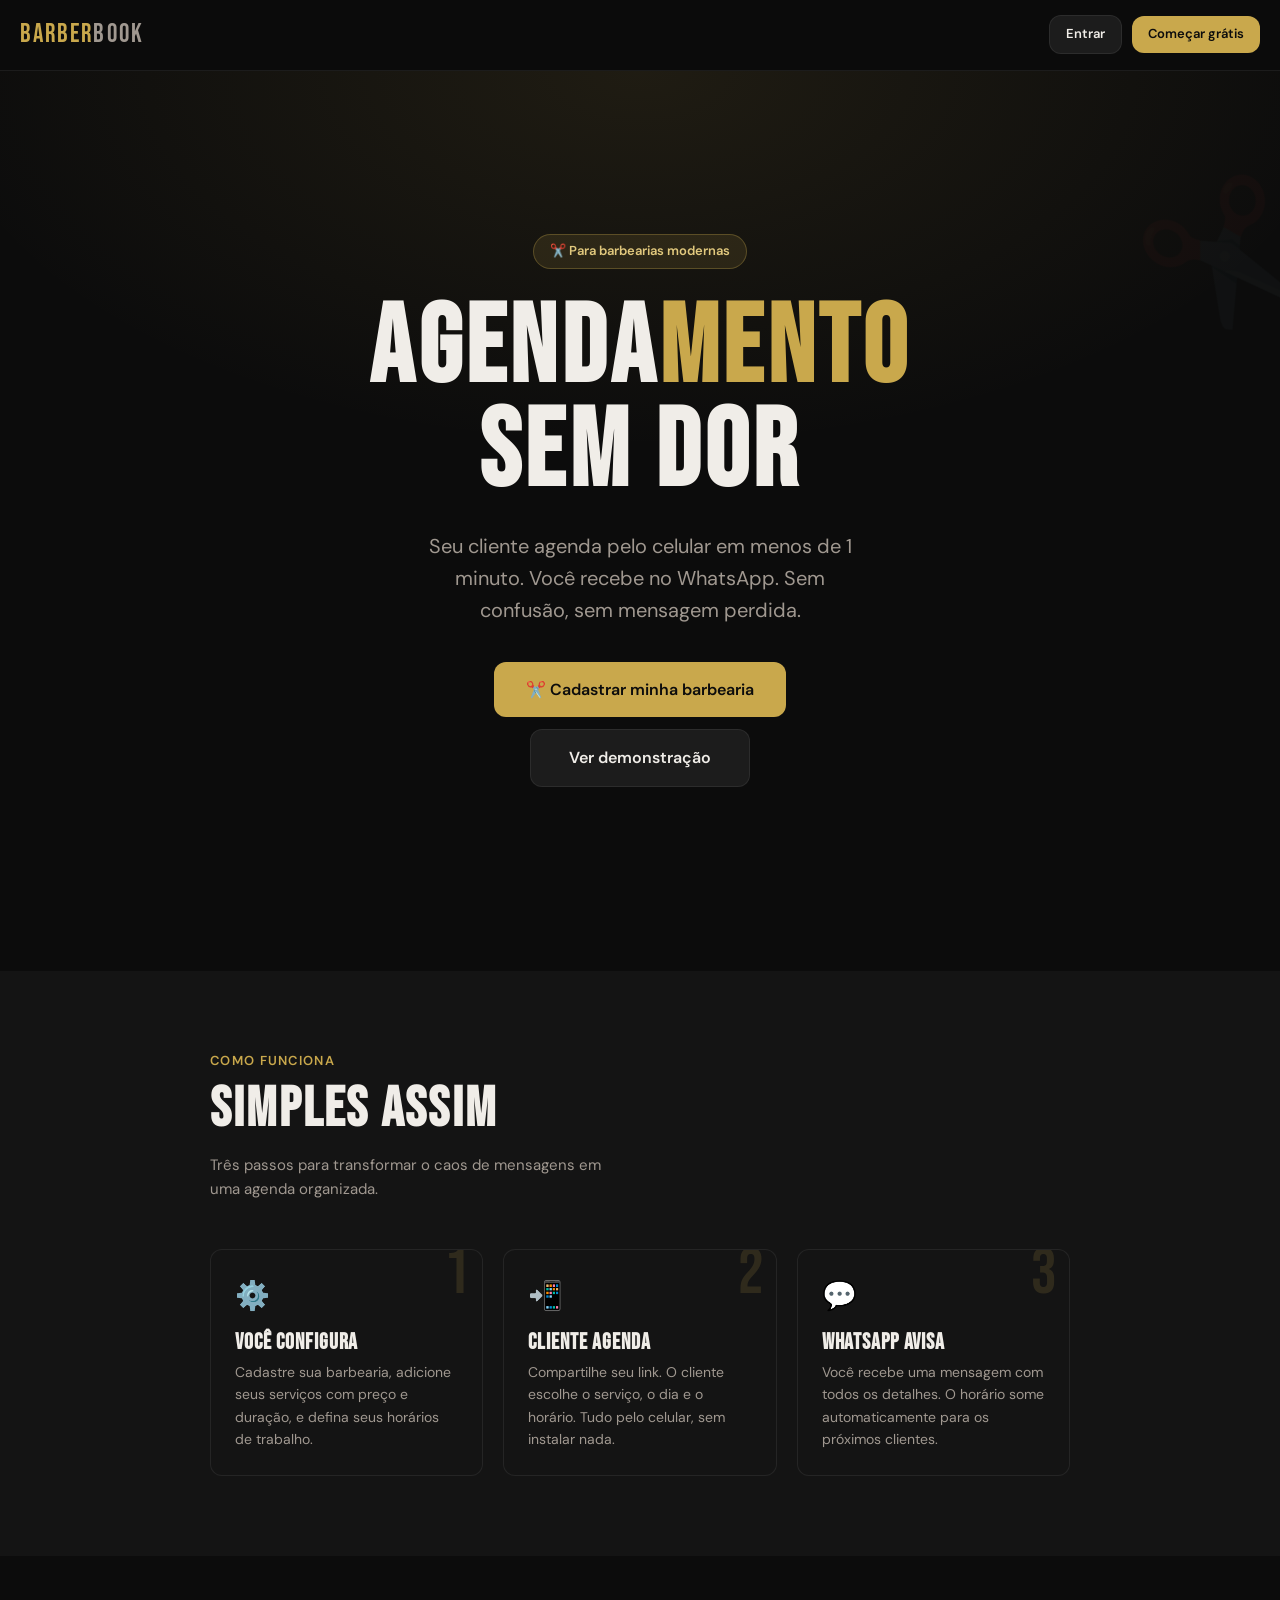
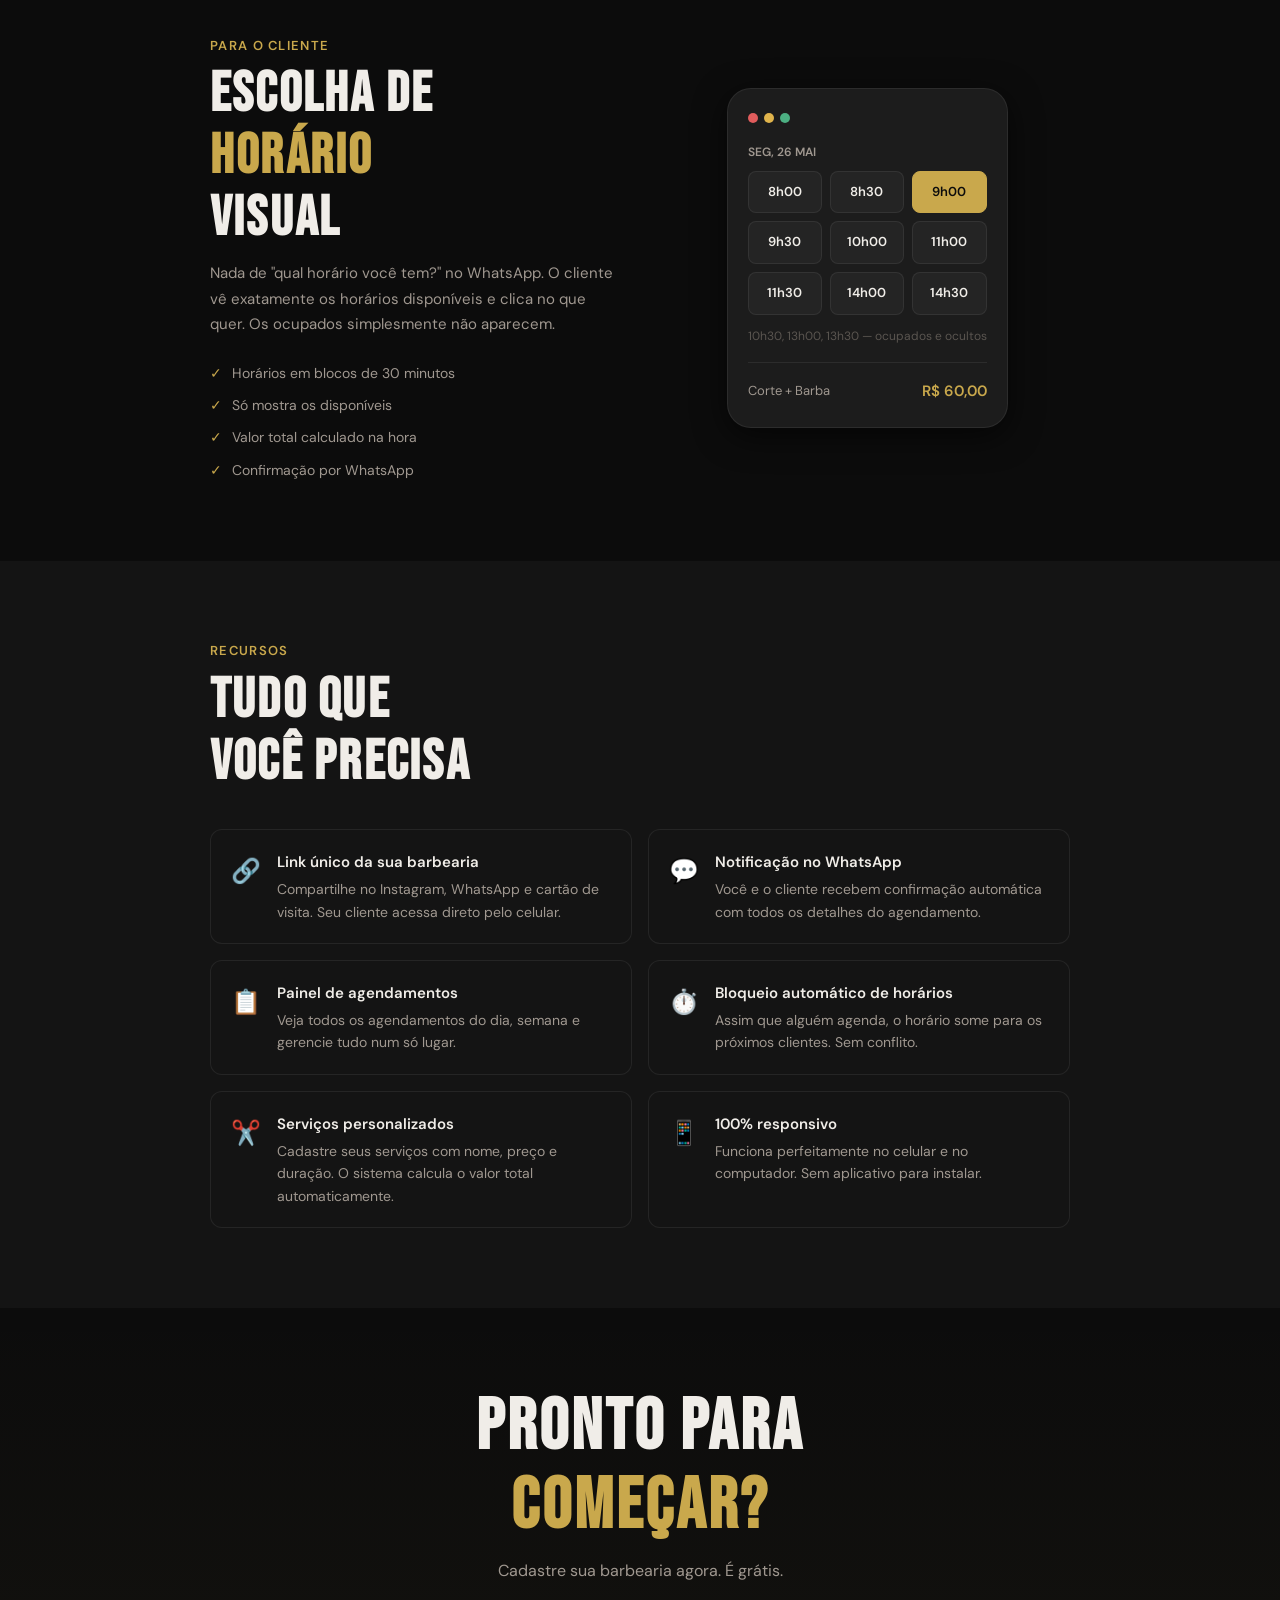
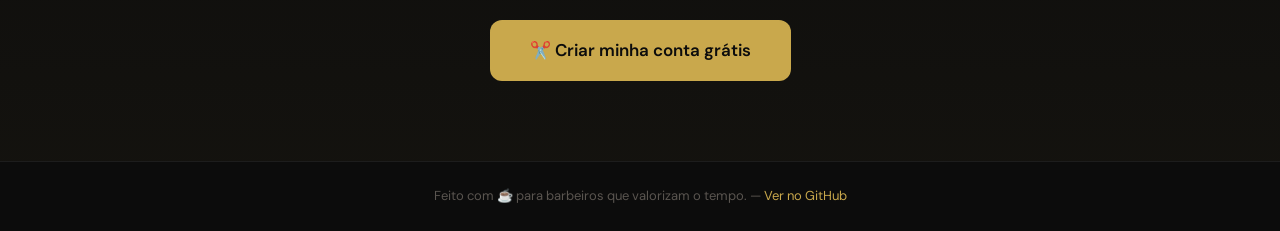
<file: index.html>
<!DOCTYPE html>
<html lang="pt-BR">
<head>
  <meta charset="UTF-8"/>
  <meta name="viewport" content="width=device-width, initial-scale=1.0"/>
  <title>BarberBook — Agendamento Online para Barbearias</title>
  <meta name="description" content="Sistema de agendamento online para barbearias. Simples, rápido e gratuito para começar."/>
  <link rel="icon" href="data:image/svg+xml,<svg xmlns='http://www.w3.org/2000/svg' viewBox='0 0 100 100'><text y='.9em' font-size='90'>✂️</text></svg>"/>
  <link rel="stylesheet" href="css/style.css"/>
  <style>
    /* HERO */
    .hero {
      min-height: 100vh;
      display: flex; flex-direction: column; align-items: center; justify-content: center;
      text-align: center; padding: 60px 24px 80px;
      position: relative; overflow: hidden;
    }
    .hero::before {
      content: ''; position: absolute; inset: 0;
      background: radial-gradient(ellipse 80% 60% at 50% 0%, rgba(201,168,76,0.10) 0%, transparent 70%);
      pointer-events: none;
    }
    .hero__tag {
      display: inline-flex; align-items: center; gap: 8px;
      background: var(--gold-dim); border: 1px solid rgba(201,168,76,0.3);
      color: var(--gold-lt); padding: 6px 16px; border-radius: 999px;
      font-size: 13px; font-weight: 600; margin-bottom: 28px;
      animation: fadeDown 0.6s ease both;
    }
    .hero__title {
      font-size: clamp(56px, 16vw, 110px);
      line-height: 0.95; color: var(--text); margin-bottom: 8px;
      animation: fadeDown 0.6s 0.1s ease both;
    }
    .hero__title span { color: var(--gold); }
    .hero__subtitle {
      font-size: clamp(15px, 4vw, 20px); color: var(--text-2);
      max-width: 460px; margin: 16px auto 36px;
      font-weight: 400; line-height: 1.6;
      animation: fadeDown 0.6s 0.2s ease both;
    }
    .hero__cta {
      display: flex; flex-direction: column; gap: 12px; align-items: center;
      animation: fadeDown 0.6s 0.3s ease both;
    }
    .hero__cta .btn { min-width: 220px; padding: 15px 32px; font-size: 16px; }

    /* SCISSORS DECORATION */
    .scissors-deco {
      position: absolute; font-size: 120px; opacity: 0.03;
      top: 10%; right: -20px; transform: rotate(-30deg);
      pointer-events: none;
    }

    /* HOW IT WORKS */
    .section { padding: 80px 24px; }
    .section__label { font-size: 13px; font-weight: 600; color: var(--gold); letter-spacing: 0.1em; text-transform: uppercase; margin-bottom: 8px; }
    .section__title { font-size: clamp(36px, 8vw, 56px); margin-bottom: 12px; }
    .section__sub { color: var(--text-2); max-width: 420px; margin-bottom: 48px; }

    .steps-grid { display: grid; gap: 20px; }
    @media(min-width:640px) { .steps-grid { grid-template-columns: repeat(3, 1fr); } }

    .step-card {
      background: var(--surface); border: 1px solid var(--border);
      border-radius: var(--radius); padding: 24px;
      position: relative; overflow: hidden;
      transition: border-color 0.2s, transform 0.2s;
    }
    .step-card:hover { border-color: var(--gold); transform: translateY(-3px); }
    .step-card__num {
      font-family: 'Bebas Neue', sans-serif; font-size: 64px; color: var(--gold);
      opacity: 0.15; position: absolute; top: -8px; right: 12px; line-height: 1;
    }
    .step-card__icon { font-size: 28px; margin-bottom: 12px; }
    .step-card__title { font-family: 'Bebas Neue', sans-serif; font-size: 22px; letter-spacing: 0.04em; margin-bottom: 6px; }
    .step-card__desc { font-size: 14px; color: var(--text-2); line-height: 1.6; }

    /* FEATURES */
    .features-grid { display: grid; gap: 16px; }
    @media(min-width:640px) { .features-grid { grid-template-columns: repeat(2, 1fr); } }

    .feature {
      background: var(--surface); border: 1px solid var(--border);
      border-radius: var(--radius); padding: 20px;
      display: flex; gap: 16px; align-items: flex-start;
    }
    .feature__icon { font-size: 24px; flex-shrink: 0; margin-top: 2px; }
    .feature__title { font-weight: 600; margin-bottom: 4px; }
    .feature__desc { font-size: 14px; color: var(--text-2); }

    /* DEMO PHONE */
    .phone-demo {
      background: var(--surface2); border: 1px solid var(--border);
      border-radius: 24px; padding: 24px 20px; max-width: 320px;
      margin: 0 auto; box-shadow: var(--shadow);
    }
    .phone-demo__bar { display: flex; gap: 6px; margin-bottom: 20px; }
    .phone-demo__dot { width: 10px; height: 10px; border-radius: 50%; }
    .slot-row { display: grid; grid-template-columns: repeat(3, 1fr); gap: 8px; margin-bottom: 12px; }
    .slot {
      background: var(--surface3); border: 1px solid var(--border);
      border-radius: var(--radius-sm); padding: 10px 4px;
      text-align: center; font-size: 13px; font-weight: 600; color: var(--text);
      cursor: pointer; transition: all 0.2s;
    }
    .slot.selected { background: var(--gold); color: #0c0c0c; border-color: var(--gold); }

    /* CTA BOTTOM */
    .cta-section {
      text-align: center; padding: 80px 24px;
      background: linear-gradient(to bottom, transparent, rgba(201,168,76,0.04));
    }
    .cta-section .btn { font-size: 17px; padding: 17px 40px; }

    /* FOOTER */
    footer {
      border-top: 1px solid var(--border);
      padding: 24px; text-align: center;
      color: var(--muted); font-size: 13px;
    }
    footer a { color: var(--gold); }

    @keyframes fadeDown { from { opacity: 0; transform: translateY(-14px); } to { opacity: 1; transform: translateY(0); } }
  </style>
</head>
<body>

<!-- NAVBAR -->
<nav class="navbar">
  <span class="navbar__logo">Barber<span>Book</span></span>
  <div style="display:flex;gap:10px;align-items:center;">
    <a href="pages/login.html" class="btn btn--ghost btn--sm">Entrar</a>
    <a href="pages/cadastro.html" class="btn btn--primary btn--sm">Começar grátis</a>
  </div>
</nav>

<!-- HERO -->
<section class="hero">
  <div class="scissors-deco">✂️</div>
  <div class="hero__tag">✂️ Para barbearias modernas</div>
  <h1 class="hero__title">AGENDA<span>MENTO</span><br>SEM DOR</h1>
  <p class="hero__subtitle">Seu cliente agenda pelo celular em menos de 1 minuto. Você recebe no WhatsApp. Sem confusão, sem mensagem perdida.</p>
  <div class="hero__cta">
    <a href="pages/cadastro.html" class="btn btn--primary">✂️ Cadastrar minha barbearia</a>
    <a href="pages/demo.html" class="btn btn--ghost">Ver demonstração</a>
  </div>
</section>

<!-- COMO FUNCIONA -->
<section class="section" style="background:var(--surface);">
  <div class="container--wide">
    <p class="section__label">Como funciona</p>
    <h2 class="section__title">SIMPLES ASSIM</h2>
    <p class="section__sub">Três passos para transformar o caos de mensagens em uma agenda organizada.</p>
    <div class="steps-grid">
      <div class="step-card">
        <span class="step-card__num">1</span>
        <div class="step-card__icon">⚙️</div>
        <h3 class="step-card__title">Você configura</h3>
        <p class="step-card__desc">Cadastre sua barbearia, adicione seus serviços com preço e duração, e defina seus horários de trabalho.</p>
      </div>
      <div class="step-card">
        <span class="step-card__num">2</span>
        <div class="step-card__icon">📲</div>
        <h3 class="step-card__title">Cliente agenda</h3>
        <p class="step-card__desc">Compartilhe seu link. O cliente escolhe o serviço, o dia e o horário. Tudo pelo celular, sem instalar nada.</p>
      </div>
      <div class="step-card">
        <span class="step-card__num">3</span>
        <div class="step-card__icon">💬</div>
        <h3 class="step-card__title">WhatsApp avisa</h3>
        <p class="step-card__desc">Você recebe uma mensagem com todos os detalhes. O horário some automaticamente para os próximos clientes.</p>
      </div>
    </div>
  </div>
</section>

<!-- DEMO VISUAL -->
<section class="section">
  <div class="container--wide" style="display:grid;gap:48px;align-items:center;" id="demo-grid">
    <div>
      <p class="section__label">Para o cliente</p>
      <h2 class="section__title">ESCOLHA DE<br><span style="color:var(--gold)">HORÁRIO</span><br>VISUAL</h2>
      <p style="color:var(--text-2);margin-bottom:24px;line-height:1.7;">Nada de "qual horário você tem?" no WhatsApp. O cliente vê exatamente os horários disponíveis e clica no que quer. Os ocupados simplesmente não aparecem.</p>
      <div style="display:flex;flex-direction:column;gap:10px;">
        <div style="display:flex;align-items:center;gap:10px;color:var(--text-2);font-size:14px;"><span style="color:var(--gold)">✓</span> Horários em blocos de 30 minutos</div>
        <div style="display:flex;align-items:center;gap:10px;color:var(--text-2);font-size:14px;"><span style="color:var(--gold)">✓</span> Só mostra os disponíveis</div>
        <div style="display:flex;align-items:center;gap:10px;color:var(--text-2);font-size:14px;"><span style="color:var(--gold)">✓</span> Valor total calculado na hora</div>
        <div style="display:flex;align-items:center;gap:10px;color:var(--text-2);font-size:14px;"><span style="color:var(--gold)">✓</span> Confirmação por WhatsApp</div>
      </div>
    </div>
    <div class="phone-demo">
      <div class="phone-demo__bar">
        <div class="phone-demo__dot" style="background:#e05c5c"></div>
        <div class="phone-demo__dot" style="background:#e0b44c"></div>
        <div class="phone-demo__dot" style="background:#4caf82"></div>
      </div>
      <div style="font-size:12px;color:var(--text-2);margin-bottom:8px;font-weight:600;">SEG, 26 MAI</div>
      <div class="slot-row">
        <div class="slot">8h00</div>
        <div class="slot">8h30</div>
        <div class="slot selected">9h00</div>
        <div class="slot">9h30</div>
        <div class="slot">10h00</div>
        <div class="slot">11h00</div>
        <div class="slot">11h30</div>
        <div class="slot">14h00</div>
        <div class="slot">14h30</div>
      </div>
      <div style="font-size:12px;color:var(--muted);text-align:center;">10h30, 13h00, 13h30 — ocupados e ocultos</div>
      <hr class="divider" style="margin:16px 0;">
      <div style="display:flex;justify-content:space-between;align-items:center;">
        <span style="font-size:13px;color:var(--text-2);">Corte + Barba</span>
        <span style="font-weight:600;color:var(--gold);">R$ 60,00</span>
      </div>
    </div>
  </div>
</section>

<!-- FEATURES -->
<section class="section" style="background:var(--surface);">
  <div class="container--wide">
    <p class="section__label">Recursos</p>
    <h2 class="section__title">TUDO QUE<br>VOCÊ PRECISA</h2>
    <div class="features-grid" style="margin-top:36px;">
      <div class="feature">
        <div class="feature__icon">🔗</div>
        <div>
          <div class="feature__title">Link único da sua barbearia</div>
          <div class="feature__desc">Compartilhe no Instagram, WhatsApp e cartão de visita. Seu cliente acessa direto pelo celular.</div>
        </div>
      </div>
      <div class="feature">
        <div class="feature__icon">💬</div>
        <div>
          <div class="feature__title">Notificação no WhatsApp</div>
          <div class="feature__desc">Você e o cliente recebem confirmação automática com todos os detalhes do agendamento.</div>
        </div>
      </div>
      <div class="feature">
        <div class="feature__icon">📋</div>
        <div>
          <div class="feature__title">Painel de agendamentos</div>
          <div class="feature__desc">Veja todos os agendamentos do dia, semana e gerencie tudo num só lugar.</div>
        </div>
      </div>
      <div class="feature">
        <div class="feature__icon">⏱️</div>
        <div>
          <div class="feature__title">Bloqueio automático de horários</div>
          <div class="feature__desc">Assim que alguém agenda, o horário some para os próximos clientes. Sem conflito.</div>
        </div>
      </div>
      <div class="feature">
        <div class="feature__icon">✂️</div>
        <div>
          <div class="feature__title">Serviços personalizados</div>
          <div class="feature__desc">Cadastre seus serviços com nome, preço e duração. O sistema calcula o valor total automaticamente.</div>
        </div>
      </div>
      <div class="feature">
        <div class="feature__icon">📱</div>
        <div>
          <div class="feature__title">100% responsivo</div>
          <div class="feature__desc">Funciona perfeitamente no celular e no computador. Sem aplicativo para instalar.</div>
        </div>
      </div>
    </div>
  </div>
</section>

<!-- CTA FINAL -->
<section class="cta-section">
  <div class="container">
    <h2 style="font-size:clamp(40px,10vw,72px);margin-bottom:12px;">PRONTO PARA<br><span style="color:var(--gold)">COMEÇAR?</span></h2>
    <p style="color:var(--text-2);margin-bottom:36px;font-size:16px;">Cadastre sua barbearia agora. É grátis.</p>
    <a href="pages/cadastro.html" class="btn btn--primary">✂️ Criar minha conta grátis</a>
  </div>
</section>

<footer>
  <p>Feito com ☕ para barbeiros que valorizam o tempo. &mdash; <a href="https://github.com" target="_blank">Ver no GitHub</a></p>
</footer>

<style>
  @media(min-width:640px) {
    #demo-grid { grid-template-columns: 1fr 1fr; }
  }
</style>

</body>
</html>
</file>
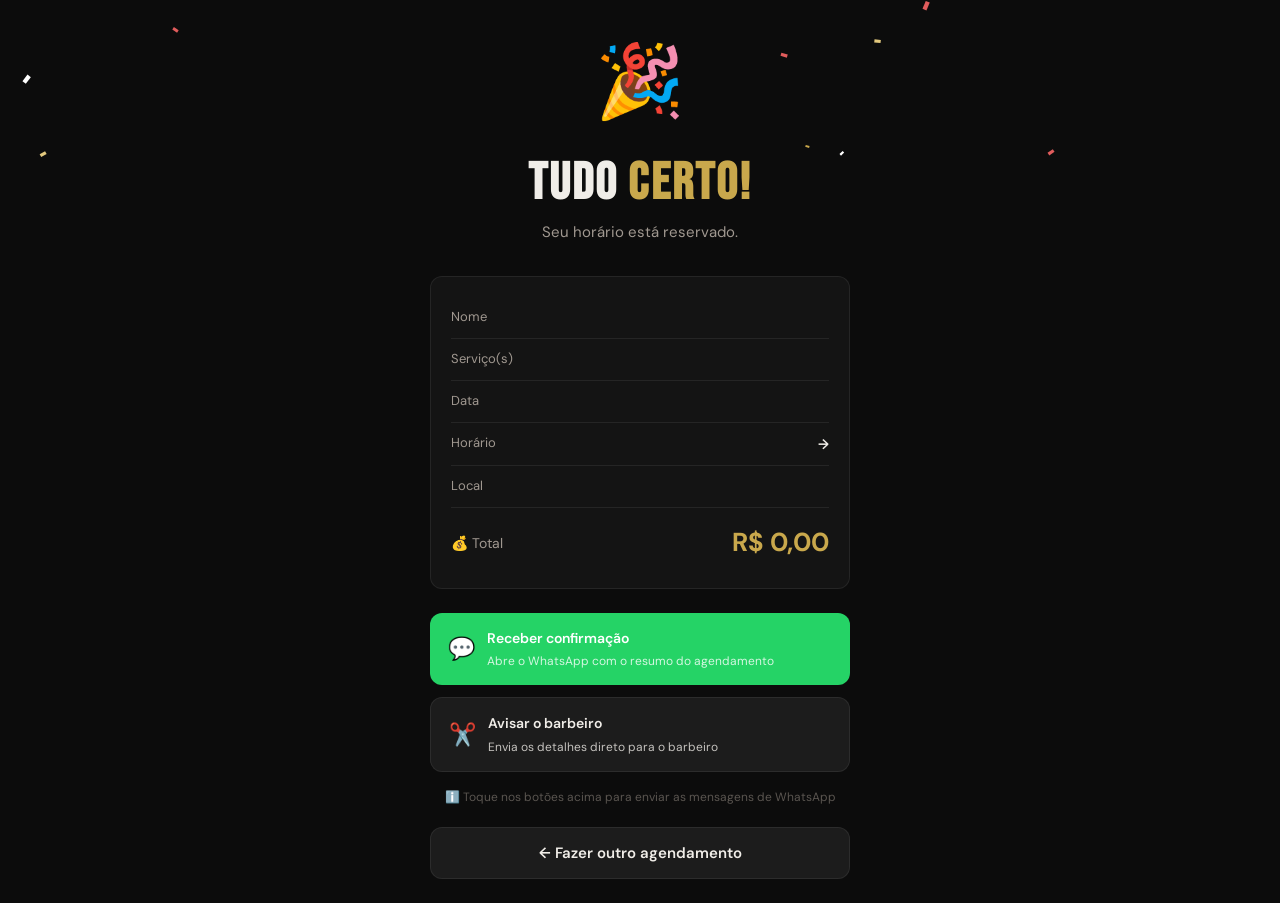
<file: confirmacao.html>
<!DOCTYPE html>
<html lang="pt-BR">
<head>
  <meta charset="UTF-8"/>
  <meta name="viewport" content="width=device-width, initial-scale=1.0"/>
  <title>Confirmado! — BarberBook</title>
  <link rel="stylesheet" href="../css/style.css"/>
  <style>
    body { min-height: 100vh; display: flex; flex-direction: column; align-items: center; justify-content: center; padding: 24px; }
    .confirm-page { max-width: 420px; width: 100%; text-align: center; animation: pageIn 0.4s ease; }
    .confirm-page__icon { font-size: 72px; margin-bottom: 16px; animation: popIn 0.5s 0.2s ease both; }
    @keyframes popIn { from { transform: scale(0.5); opacity: 0; } to { transform: scale(1); opacity: 1; } }
    .confirm-page__title { font-size: 52px; margin-bottom: 8px; }
    .confirm-page__title span { color: var(--gold); }
    .confirm-page__sub { color: var(--text-2); font-size: 15px; margin-bottom: 32px; }
    .confirm-card {
      background: var(--surface); border: 1px solid var(--border);
      border-radius: var(--radius); padding: 20px; text-align: left; margin-bottom: 24px;
    }
    .confirm-row { display: flex; justify-content: space-between; align-items: flex-start; gap: 12px; padding: 10px 0; border-bottom: 1px solid var(--border); }
    .confirm-row:last-child { border-bottom: none; }
    .confirm-row__label { color: var(--text-2); font-size: 13px; flex-shrink: 0; }
    .confirm-row__val { font-weight: 600; font-size: 14px; text-align: right; }
    .confirm-total { display: flex; justify-content: space-between; align-items: center; padding: 14px 0 4px; }
    .confirm-total__val { font-size: 26px; font-weight: 700; color: var(--gold); }
    .wpp-btns { display: flex; flex-direction: column; gap: 12px; margin-bottom: 16px; }
    .wpp-btn {
      display: flex; align-items: center; gap: 12px; padding: 14px 18px;
      border-radius: var(--radius); text-decoration: none; font-weight: 600; font-size: 14px;
      transition: all 0.2s;
    }
    .wpp-btn--cliente { background: #25d366; color: #fff; }
    .wpp-btn--cliente:hover { background: #20bd5a; color: #fff; }
    .wpp-btn--barbeiro { background: var(--surface2); border: 1.5px solid var(--border); color: var(--text); }
    .wpp-btn--barbeiro:hover { border-color: var(--gold); color: var(--text); }
    .wpp-btn__icon { font-size: 22px; }
    .wpp-btn__text { text-align: left; }
    .wpp-btn__desc { font-size: 12px; opacity: 0.8; font-weight: 400; }
    .confetti { position: fixed; top: 0; left: 0; width: 100%; height: 100%; pointer-events: none; z-index: -1; }
  </style>
</head>
<body>

<canvas class="confetti" id="confetti"></canvas>

<div class="confirm-page">
  <div class="confirm-page__icon">🎉</div>
  <h1 class="confirm-page__title">TUDO <span>CERTO!</span></h1>
  <p class="confirm-page__sub" id="subMsg">Seu horário está reservado.</p>

  <div class="confirm-card" id="confirmCard">
    <!-- preenchido pelo JS -->
  </div>

  <div class="wpp-btns">
    <a id="btnWppCliente" href="#" target="_blank" class="wpp-btn wpp-btn--cliente">
      <span class="wpp-btn__icon">💬</span>
      <div class="wpp-btn__text">
        Receber confirmação<br>
        <span class="wpp-btn__desc">Abre o WhatsApp com o resumo do agendamento</span>
      </div>
    </a>
    <a id="btnWppBarbeiro" href="#" target="_blank" class="wpp-btn wpp-btn--barbeiro">
      <span class="wpp-btn__icon">✂️</span>
      <div class="wpp-btn__text">
        Avisar o barbeiro<br>
        <span class="wpp-btn__desc">Envia os detalhes direto para o barbeiro</span>
      </div>
    </a>
  </div>

  <p style="color:var(--muted);font-size:12px;margin-bottom:20px;">
    ℹ️ Toque nos botões acima para enviar as mensagens de WhatsApp
  </p>

  <a id="btnNovo" href="#" class="btn btn--ghost btn--full">← Fazer outro agendamento</a>
</div>

<script>
  const params = new URLSearchParams(location.search);
  const get = k => params.get(k) || '';

  const nome = get('nome');
  const wpp = get('wpp');
  const barb = get('barb');
  const data = get('data');
  const hora = get('hora');
  const fim = get('fim');
  const servicos = get('servicos');
  const total = parseFloat(get('total') || '0');
  const wppBarbeiro = get('wppBarbeiro');
  const msgBarbeiro = get('msgBarbeiro');
  const msgCliente = get('msgCliente');

  // Card de resumo
  document.getElementById('confirmCard').innerHTML = `
    <div class="confirm-row">
      <span class="confirm-row__label">Nome</span>
      <span class="confirm-row__val">${nome}</span>
    </div>
    <div class="confirm-row">
      <span class="confirm-row__label">Serviço(s)</span>
      <span class="confirm-row__val">${servicos}</span>
    </div>
    <div class="confirm-row">
      <span class="confirm-row__label">Data</span>
      <span class="confirm-row__val">${data}</span>
    </div>
    <div class="confirm-row">
      <span class="confirm-row__label">Horário</span>
      <span class="confirm-row__val">${hora} → ${fim}</span>
    </div>
    <div class="confirm-row">
      <span class="confirm-row__label">Local</span>
      <span class="confirm-row__val">${barb}</span>
    </div>
    <div class="confirm-total">
      <span style="color:var(--text-2);font-size:14px;">💰 Total</span>
      <span class="confirm-total__val">R$ ${total.toFixed(2).replace('.',',')}</span>
    </div>
  `;

  // Links WhatsApp
  document.getElementById('btnWppCliente').href = `https://wa.me/55${wpp}?text=${msgCliente}`;
  document.getElementById('btnWppBarbeiro').href = `https://wa.me/55${wppBarbeiro}?text=${msgBarbeiro}`;

  // Botão novo agendamento
  const slugRef = document.referrer.includes('?b=')
    ? '?' + document.referrer.split('?')[1]
    : '';
  document.getElementById('btnNovo').href = `agendar.html${slugRef}`;

  // Confetti simples
  const canvas = document.getElementById('confetti');
  const ctx = canvas.getContext('2d');
  canvas.width = window.innerWidth; canvas.height = window.innerHeight;
  const pieces = Array.from({ length: 80 }, () => ({
    x: Math.random() * canvas.width,
    y: Math.random() * canvas.height - canvas.height,
    r: Math.random() * 6 + 3,
    c: ['#c9a84c','#e2c97e','#4caf82','#fff','#e05c5c'][Math.floor(Math.random() * 5)],
    s: Math.random() * 2 + 1,
    a: Math.random() * Math.PI * 2,
    as: (Math.random() - 0.5) * 0.08
  }));
  let frame = 0;
  function drawConfetti() {
    if (frame > 180) return;
    ctx.clearRect(0, 0, canvas.width, canvas.height);
    pieces.forEach(p => {
      ctx.save(); ctx.translate(p.x, p.y); ctx.rotate(p.a);
      ctx.fillStyle = p.c; ctx.fillRect(-p.r/2, -p.r/2, p.r, p.r * 0.5);
      ctx.restore();
      p.y += p.s; p.a += p.as;
      if (p.y > canvas.height) { p.y = -10; p.x = Math.random() * canvas.width; }
    });
    frame++; requestAnimationFrame(drawConfetti);
  }
  drawConfetti();
</script>
</body>
</html>
</file>
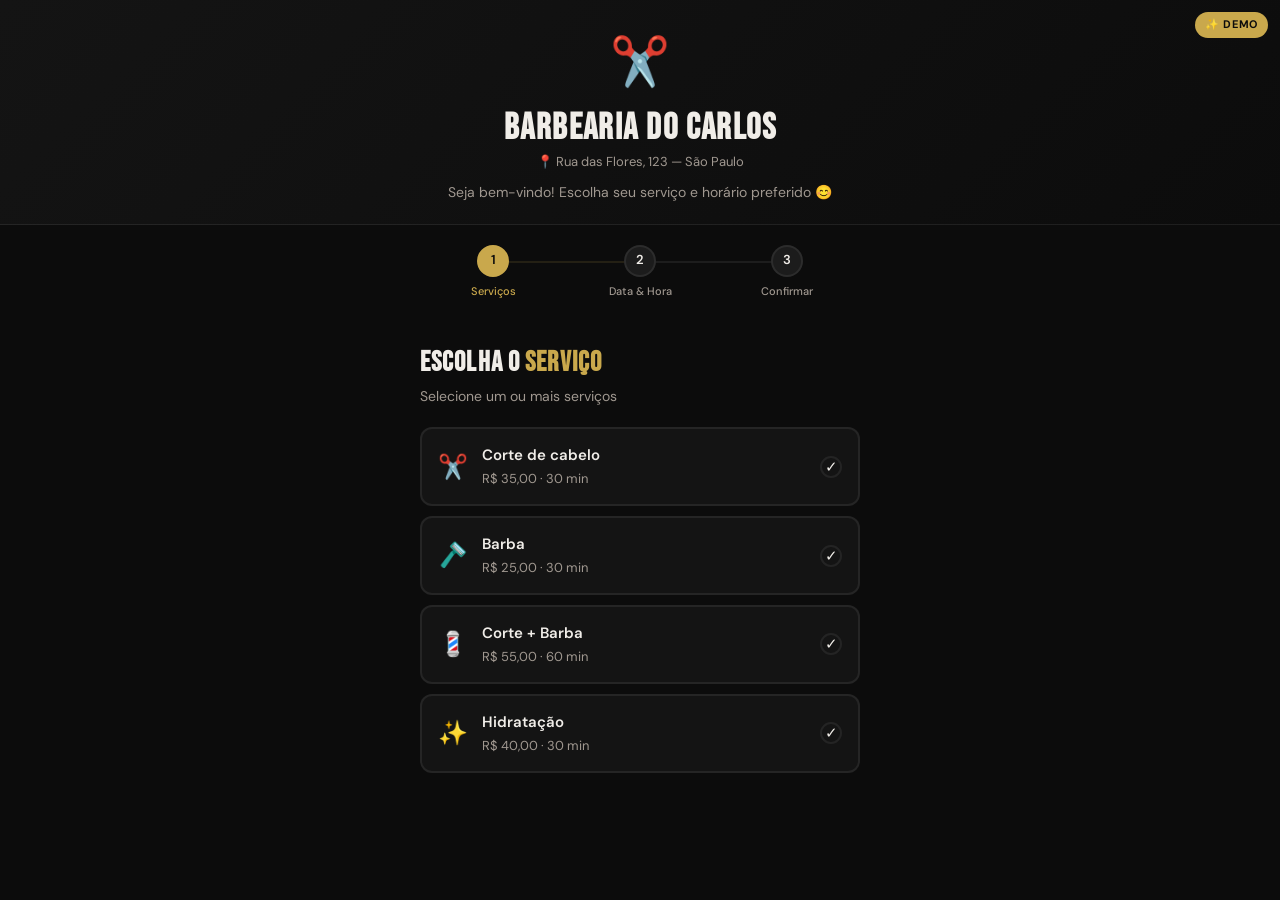
<file: pages/demo.html>
<!DOCTYPE html>
<html lang="pt-BR">
<head>
  <meta charset="UTF-8"/>
  <meta name="viewport" content="width=device-width, initial-scale=1.0"/>
  <title>Demo — BarberBook</title>
  <link rel="stylesheet" href="../css/style.css"/>
  <style>
    body { background: var(--bg); }

    .barb-header {
      background: linear-gradient(135deg, var(--surface) 0%, var(--bg) 100%);
      border-bottom: 1px solid var(--border);
      padding: 24px 20px 20px;
      text-align: center;
      position: relative;
    }
    .demo-badge {
      position: absolute; top: 12px; right: 12px;
      background: var(--gold); color: #0c0c0c;
      font-size: 11px; font-weight: 700; padding: 4px 10px;
      border-radius: 999px; letter-spacing: 0.06em;
    }
    .barb-header__nome { font-size: 36px; margin-bottom: 4px; }
    .barb-header__info { color: var(--text-2); font-size: 13px; }
    .barb-header__bv { color: var(--text-2); font-size: 14px; margin-top: 8px; }

    .stepper-wrap { padding: 20px 20px 0; max-width: 480px; margin: 0 auto; }

    .step-panel { display: none; padding: 20px; max-width: 480px; margin: 0 auto; }
    .step-panel.active { display: block; animation: pageIn 0.3s ease; }
    .step-title { font-size: 28px; margin-bottom: 6px; }
    .step-subtitle { color: var(--text-2); font-size: 14px; margin-bottom: 20px; }

    .servicos-grid { display: flex; flex-direction: column; gap: 10px; }
    .servico-item {
      background: var(--surface); border: 2px solid var(--border);
      border-radius: var(--radius); padding: 14px 16px;
      display: flex; align-items: center; gap: 14px; cursor: pointer;
      transition: all 0.2s; user-select: none;
    }
    .servico-item.selected { border-color: var(--gold); background: var(--gold-dim); }
    .servico-item__icon { font-size: 24px; flex-shrink: 0; }
    .servico-item__info { flex: 1; }
    .servico-item__nome { font-weight: 600; margin-bottom: 2px; }
    .servico-item__meta { font-size: 13px; color: var(--text-2); }
    .servico-item__check { width: 22px; height: 22px; border-radius: 50%; border: 2px solid var(--border); display: flex; align-items: center; justify-content: center; flex-shrink: 0; transition: all 0.2s; }
    .servico-item.selected .servico-item__check { background: var(--gold); border-color: var(--gold); color: #0c0c0c; }

    .resumo-bar {
      position: sticky; bottom: 0; background: var(--surface);
      border-top: 1px solid var(--border); padding: 14px 20px;
      display: flex; align-items: center; justify-content: space-between; gap: 16px;
    }
    .resumo-bar__info { flex: 1; }
    .resumo-bar__count { font-size: 12px; color: var(--text-2); }
    .resumo-bar__total { font-size: 20px; font-weight: 700; color: var(--gold); }
    .resumo-bar__duracao { font-size: 12px; color: var(--muted); }

    .cal-grid { display: grid; grid-template-columns: repeat(7, 1fr); gap: 6px; margin-bottom: 8px; }
    .cal-day-name { text-align: center; font-size: 11px; font-weight: 600; color: var(--muted); padding: 4px 0; }
    .cal-day {
      aspect-ratio: 1; display: flex; align-items: center; justify-content: center;
      border-radius: var(--radius-sm); font-size: 14px; font-weight: 500;
      cursor: pointer; transition: all 0.2s; border: 1.5px solid transparent;
    }
    .cal-day:hover:not(.disabled):not(.selected) { border-color: var(--gold); }
    .cal-day.selected { background: var(--gold); color: #0c0c0c; font-weight: 700; }
    .cal-day.today { border-color: var(--gold); color: var(--gold); }
    .cal-day.today.selected { color: #0c0c0c; }
    .cal-day.disabled { color: var(--muted); cursor: not-allowed; opacity: 0.4; }
    .cal-nav { display: flex; align-items: center; justify-content: space-between; margin-bottom: 16px; }
    .cal-nav__title { font-family: 'Bebas Neue', sans-serif; font-size: 22px; letter-spacing: 0.04em; }
    .cal-nav__btn { background: var(--surface2); border: 1px solid var(--border); color: var(--text); border-radius: var(--radius-sm); padding: 6px 12px; cursor: pointer; transition: all 0.2s; }
    .cal-nav__btn:hover { border-color: var(--gold); }

    .slots-grid { display: grid; grid-template-columns: repeat(3, 1fr); gap: 10px; }
    .slot-btn {
      background: var(--surface); border: 1.5px solid var(--border);
      border-radius: var(--radius-sm); padding: 12px 4px;
      text-align: center; font-size: 14px; font-weight: 600;
      cursor: pointer; transition: all 0.2s;
    }
    .slot-btn:hover { border-color: var(--gold); background: var(--gold-dim); }
    .slot-btn.selected { background: var(--gold); color: #0c0c0c; border-color: var(--gold); }

    .confirm-box {
      background: var(--surface); border: 1px solid var(--border);
      border-radius: var(--radius); padding: 20px; margin-bottom: 16px;
    }
    .confirm-row { display: flex; justify-content: space-between; align-items: flex-start; gap: 12px; padding: 10px 0; border-bottom: 1px solid var(--border); }
    .confirm-row:last-child { border-bottom: none; }
    .confirm-row__label { color: var(--text-2); font-size: 13px; flex-shrink: 0; }
    .confirm-row__val { font-weight: 600; font-size: 14px; text-align: right; }
    .confirm-total { display: flex; justify-content: space-between; align-items: center; padding: 14px 0 4px; }
    .confirm-total__val { font-size: 26px; font-weight: 700; color: var(--gold); }

    /* TELA DE SUCESSO DEMO */
    .success-screen {
      text-align: center; padding: 40px 20px;
      max-width: 480px; margin: 0 auto;
      display: none;
    }
    .success-screen.active { display: block; animation: pageIn 0.4s ease; }
    .success-screen__icon { font-size: 72px; margin-bottom: 16px; }
    .wpp-demo {
      background: var(--surface); border: 1px solid var(--border);
      border-radius: var(--radius); padding: 16px; margin: 20px 0;
      text-align: left;
    }
    .wpp-demo__header { display: flex; align-items: center; gap: 10px; margin-bottom: 12px; }
    .wpp-demo__avatar { width: 40px; height: 40px; border-radius: 50%; background: #25d366; display: flex; align-items: center; justify-content: center; font-size: 20px; flex-shrink: 0; }
    .wpp-demo__name { font-weight: 600; font-size: 14px; }
    .wpp-demo__sub { font-size: 12px; color: var(--text-2); }
    .wpp-demo__bubble {
      background: #1a3a1a; border-radius: 0 12px 12px 12px;
      padding: 12px 14px; font-size: 13px; line-height: 1.7;
      color: #e8f5e9; white-space: pre-line;
    }
    .wpp-demo__time { text-align: right; font-size: 11px; color: var(--muted); margin-top: 6px; }
  </style>
</head>
<body>

<!-- HEADER DA BARBEARIA DEMO -->
<div class="barb-header">
  <div class="demo-badge">✨ DEMO</div>
  <div style="font-size:48px;margin-bottom:8px;">✂️</div>
  <h1 class="barb-header__nome">Barbearia do Carlos</h1>
  <div class="barb-header__info">📍 Rua das Flores, 123 — São Paulo</div>
  <div class="barb-header__bv">Seja bem-vindo! Escolha seu serviço e horário preferido 😊</div>
</div>

<!-- STEPPER -->
<div class="stepper-wrap">
  <div class="steps">
    <div class="step active" id="ind-1">
      <div class="step__dot">1</div>
      <span class="step__label">Serviços</span>
    </div>
    <div class="step" id="ind-2">
      <div class="step__dot">2</div>
      <span class="step__label">Data & Hora</span>
    </div>
    <div class="step" id="ind-3">
      <div class="step__dot">3</div>
      <span class="step__label">Confirmar</span>
    </div>
  </div>
</div>

<!-- STEP 1: SERVIÇOS -->
<div class="step-panel active" id="s1">
  <h2 class="step-title">ESCOLHA O <span style="color:var(--gold)">SERVIÇO</span></h2>
  <p class="step-subtitle">Selecione um ou mais serviços</p>
  <div class="servicos-grid" id="servicosGrid"></div>
</div>

<!-- STEP 2: DATA E HORA -->
<div class="step-panel" id="s2">
  <h2 class="step-title">QUANDO <span style="color:var(--gold)">VOCÊ VEM?</span></h2>
  <p class="step-subtitle">Escolha o dia e horário</p>
  <div class="cal-nav">
    <button class="cal-nav__btn" onclick="mudaMes(-1)">‹</button>
    <span class="cal-nav__title" id="calTitle"></span>
    <button class="cal-nav__btn" onclick="mudaMes(1)">›</button>
  </div>
  <div class="cal-grid" id="calGrid"></div>
  <hr class="divider" style="margin:20px 0 16px;">
  <div id="slotsSection" style="display:none;">
    <h3 style="font-size:18px;margin-bottom:12px;">Horários disponíveis</h3>
    <div class="slots-grid" id="slotsGrid"></div>
  </div>
</div>

<!-- STEP 3: CONFIRMAR -->
<div class="step-panel" id="s3">
  <h2 class="step-title">SEUS <span style="color:var(--gold)">DADOS</span></h2>
  <p class="step-subtitle">Quase pronto! Confirme suas informações</p>
  <div class="confirm-box" id="resumoBox"></div>
  <div style="display:flex;flex-direction:column;gap:16px;">
    <div class="input-group">
      <label>Seu nome</label>
      <input id="cliNome" class="input" type="text" placeholder="João Silva"/>
    </div>
    <div class="input-group">
      <label>Seu WhatsApp</label>
      <input id="cliWpp" class="input" type="tel" placeholder="11999999999"/>
    </div>
    <button class="btn btn--primary btn--full" onclick="confirmar()">✅ Confirmar agendamento</button>
  </div>
</div>

<!-- TELA DE SUCESSO -->
<div class="success-screen" id="successScreen">
  <div class="success-screen__icon">🎉</div>
  <h2 style="font-size:48px;margin-bottom:8px;">TUDO <span style="color:var(--gold)">CERTO!</span></h2>
  <p style="color:var(--text-2);margin-bottom:24px;">Veja como a mensagem chegaria no WhatsApp:</p>

  <div class="wpp-demo">
    <div class="wpp-demo__header">
      <div class="wpp-demo__avatar">✂️</div>
      <div>
        <div class="wpp-demo__name">Barbearia do Carlos</div>
        <div class="wpp-demo__sub">WhatsApp Business</div>
      </div>
    </div>
    <div class="wpp-demo__bubble" id="wppMsgCliente"></div>
    <div class="wpp-demo__time" id="wppTime"></div>
  </div>

  <div class="wpp-demo" style="margin-top:16px;">
    <div class="wpp-demo__header">
      <div class="wpp-demo__avatar" style="background:var(--gold);color:#0c0c0c;">👤</div>
      <div>
        <div class="wpp-demo__name">Mensagem para o barbeiro</div>
        <div class="wpp-demo__sub">Notificação automática</div>
      </div>
    </div>
    <div class="wpp-demo__bubble" id="wppMsgBarbeiro" style="background:#1a1a2e;color:#e8e8ff;border-radius:0 12px 12px 12px;"></div>
  </div>

  <div style="margin-top:28px;display:flex;flex-direction:column;gap:12px;">
    <a href="../index.html" class="btn btn--primary btn--full">Quero para minha barbearia →</a>
    <button class="btn btn--ghost btn--full" onclick="reiniciar()">← Testar novamente</button>
  </div>
</div>

<!-- RESUMO BAR -->
<div class="resumo-bar" id="resumoBar" style="display:none;">
  <div class="resumo-bar__info">
    <div class="resumo-bar__count" id="rbCount">0 serviços</div>
    <div class="resumo-bar__total" id="rbTotal">R$ 0,00</div>
    <div class="resumo-bar__duracao" id="rbDur">0 min</div>
  </div>
  <button class="btn btn--primary" onclick="proximoPasso()">Continuar →</button>
</div>

<script src="../js/supabase.js"></script>
<script>
  // DADOS FICTÍCIOS
  const SERVICOS = [
    { id: '1', emoji: '✂️', nome: 'Corte de cabelo', preco: 35, duracao_min: 30 },
    { id: '2', emoji: '🪒', nome: 'Barba', preco: 25, duracao_min: 30 },
    { id: '3', emoji: '💈', nome: 'Corte + Barba', preco: 55, duracao_min: 60 },
    { id: '4', emoji: '✨', nome: 'Hidratação', preco: 40, duracao_min: 30 },
  ];

  // Slots ocupados fictícios por dia da semana (apenas para demo)
  const OCUPADOS_DEMO = {
    1: ['09:00','09:30','13:00','13:30'],
    2: ['10:00','14:00','14:30'],
    3: ['08:00','08:30','11:00'],
    4: ['09:00','15:00','15:30'],
    5: ['10:00','10:30','13:00'],
    6: ['08:00','09:00','10:00'],
  };

  let selectedServicos = [];
  let selectedDate = null;
  let selectedSlot = null;
  let currentStep = 1;
  let calViewDate = new Date();

  // ---- SERVIÇOS ----
  function renderServicos() {
    document.getElementById('servicosGrid').innerHTML = SERVICOS.map(s => `
      <div class="servico-item" id="si_${s.id}" onclick="toggleServico('${s.id}')">
        <div class="servico-item__icon">${s.emoji}</div>
        <div class="servico-item__info">
          <div class="servico-item__nome">${s.nome}</div>
          <div class="servico-item__meta">${formatCurrency(s.preco)} · ${s.duracao_min} min</div>
        </div>
        <div class="servico-item__check" id="chk_${s.id}">✓</div>
      </div>`).join('');
  }

  function toggleServico(id) {
    const idx = selectedServicos.findIndex(s => s.id === id);
    const item = document.getElementById(`si_${id}`);
    if (idx >= 0) { selectedServicos.splice(idx, 1); item.classList.remove('selected'); }
    else { selectedServicos.push(SERVICOS.find(s => s.id === id)); item.classList.add('selected'); }
    atualizarResumoBar();
  }

  function atualizarResumoBar() {
    const bar = document.getElementById('resumoBar');
    if (selectedServicos.length === 0) { bar.style.display = 'none'; return; }
    bar.style.display = 'flex';
    const total = selectedServicos.reduce((a, s) => a + s.preco, 0);
    const dur = selectedServicos.reduce((a, s) => a + s.duracao_min, 0);
    document.getElementById('rbCount').textContent = `${selectedServicos.length} serviço(s)`;
    document.getElementById('rbTotal').textContent = formatCurrency(total);
    document.getElementById('rbDur').textContent = `⏱ ${dur} min`;
  }

  // ---- NAVEGAÇÃO ----
  function goStep(n) {
    document.getElementById(`s${currentStep}`).classList.remove('active');
    document.getElementById(`ind-${currentStep}`).classList.remove('active');
    document.getElementById(`ind-${currentStep}`).classList.add('done');
    currentStep = n;
    document.getElementById(`s${currentStep}`).classList.add('active');
    document.getElementById(`ind-${currentStep}`).classList.add('active');
    window.scrollTo({ top: 0, behavior: 'smooth' });
    if (n === 3) { document.getElementById('resumoBar').style.display = 'none'; renderResumo(); }
  }

  function proximoPasso() {
    if (currentStep === 1) {
      if (selectedServicos.length === 0) return showToast('Selecione ao menos 1 serviço', 'error');
      goStep(2);
    } else if (currentStep === 2) {
      if (!selectedDate) return showToast('Escolha um dia', 'error');
      if (!selectedSlot) return showToast('Escolha um horário', 'error');
      goStep(3);
    }
  }

  // ---- CALENDÁRIO ----
  const MESES = ['Janeiro','Fevereiro','Março','Abril','Maio','Junho','Julho','Agosto','Setembro','Outubro','Novembro','Dezembro'];

  function mudaMes(delta) {
    calViewDate.setMonth(calViewDate.getMonth() + delta);
    renderCalendario();
  }

  function renderCalendario() {
    const y = calViewDate.getFullYear();
    const m = calViewDate.getMonth();
    document.getElementById('calTitle').textContent = `${MESES[m]} ${y}`;
    const grid = document.getElementById('calGrid');
    const nomes = ['Dom','Seg','Ter','Qua','Qui','Sex','Sáb'];
    let html = nomes.map(n => `<div class="cal-day-name">${n}</div>`).join('');
    const firstDay = new Date(y, m, 1).getDay();
    const daysInMonth = new Date(y, m+1, 0).getDate();
    const today = new Date(); today.setHours(0,0,0,0);
    for (let i = 0; i < firstDay; i++) html += `<div></div>`;
    for (let d = 1; d <= daysInMonth; d++) {
      const date = new Date(y, m, d);
      const dateStr = date.toISOString().split('T')[0];
      const diaSemana = date.getDay();
      const passado = date < today;
      const domingo = diaSemana === 0;
      const disabled = passado || domingo;
      const isToday = date.getTime() === today.getTime();
      const isSel = selectedDate === dateStr;
      html += `<div class="cal-day ${disabled?'disabled':''} ${isToday?'today':''} ${isSel?'selected':''}"
        onclick="${disabled?'':`selecionarDia('${dateStr}', ${diaSemana})`}">${d}</div>`;
    }
    grid.innerHTML = html;
  }

  function selecionarDia(dateStr, diaSemana) {
    selectedDate = dateStr;
    selectedSlot = null;
    renderCalendario();
    renderSlots(diaSemana);
    document.getElementById('slotsSection').style.display = 'block';
  }

  function renderSlots(diaSemana) {
    const ocupados = new Set(OCUPADOS_DEMO[diaSemana] || []);
    const dur = selectedServicos.reduce((a, s) => a + s.duracao_min, 0);
    const slotsNecessarios = Math.ceil(dur / 30);
    const slots = [];
    for (let t = 8*60; t + slotsNecessarios*30 <= 18*60; t += 30) {
      let livre = true;
      for (let i = 0; i < slotsNecessarios; i++) {
        const hh = String(Math.floor((t+i*30)/60)).padStart(2,'0');
        const mm = String((t+i*30)%60).padStart(2,'0');
        if (ocupados.has(`${hh}:${mm}`)) { livre = false; break; }
      }
      if (livre) slots.push(t);
    }
    document.getElementById('slotsGrid').innerHTML = slots.map(t => {
      const hh = String(Math.floor(t/60)).padStart(2,'0');
      const mm = String(t%60).padStart(2,'0');
      const slotStr = `${hh}:${mm}`;
      return `<div class="slot-btn ${selectedSlot===slotStr?'selected':''}" onclick="selecionarSlot('${slotStr}',this)">${slotStr}</div>`;
    }).join('');
  }

  function selecionarSlot(slot, el) {
    selectedSlot = slot;
    document.querySelectorAll('.slot-btn').forEach(b => b.classList.remove('selected'));
    el.classList.add('selected');
  }

  // ---- RESUMO ----
  function renderResumo() {
    const total = selectedServicos.reduce((a, s) => a + s.preco, 0);
    const dur = selectedServicos.reduce((a, s) => a + s.duracao_min, 0);
    const [hh, mm] = selectedSlot.split(':').map(Number);
    const fimDate = new Date(2000, 0, 1, hh, mm + dur);
    const fim = `${String(fimDate.getHours()).padStart(2,'0')}:${String(fimDate.getMinutes()).padStart(2,'0')}`;
    const [y, m, d] = selectedDate.split('-');
    document.getElementById('resumoBox').innerHTML = `
      <div class="confirm-row"><span class="confirm-row__label">Serviço(s)</span><span class="confirm-row__val">${selectedServicos.map(s=>s.nome).join(' + ')}</span></div>
      <div class="confirm-row"><span class="confirm-row__label">Data</span><span class="confirm-row__val">${d}/${m}/${y}</span></div>
      <div class="confirm-row"><span class="confirm-row__label">Horário</span><span class="confirm-row__val">${selectedSlot} → ${fim}</span></div>
      <div class="confirm-total"><span style="color:var(--text-2);font-size:14px;">💰 Total</span><span class="confirm-total__val">${formatCurrency(total)}</span></div>`;
  }

  // ---- CONFIRMAR ----
  function confirmar() {
    const nome = document.getElementById('cliNome').value.trim();
    const wpp = document.getElementById('cliWpp').value.trim();
    if (!nome || !wpp) return showToast('Preencha seu nome e WhatsApp', 'error');

    const total = selectedServicos.reduce((a, s) => a + s.preco, 0);
    const dur = selectedServicos.reduce((a, s) => a + s.duracao_min, 0);
    const [hh, mm] = selectedSlot.split(':').map(Number);
    const fimDate = new Date(2000, 0, 1, hh, mm + dur);
    const fim = `${String(fimDate.getHours()).padStart(2,'0')}:${String(fimDate.getMinutes()).padStart(2,'0')}`;
    const [y, m, d] = selectedDate.split('-');
    const servNomes = selectedServicos.map(s => s.nome).join(' + ');
    const now = new Date();
    const timeStr = `${String(now.getHours()).padStart(2,'0')}:${String(now.getMinutes()).padStart(2,'0')}`;

    document.getElementById('wppMsgCliente').textContent =
`Olá, ${nome}! 😊 Seu agendamento está confirmado!
✂️ ${servNomes}
📆 ${d}/${m}/${y} às ${selectedSlot} → ${fim}
📍 Barbearia do Carlos
   Rua das Flores, 123 — São Paulo
💰 Total: ${formatCurrency(total)}
Qualquer dúvida, fala com a gente! 👋`;

    document.getElementById('wppMsgBarbeiro').textContent =
`📅 Novo agendamento!
👤 ${nome}
📱 ${wpp}
✂️ ${servNomes}
📆 ${d}/${m}/${y} às ${selectedSlot} → ${fim}
💰 ${formatCurrency(total)}`;

    document.getElementById('wppTime').textContent = timeStr;

    // Esconde tudo e mostra sucesso
    document.getElementById(`s${currentStep}`).classList.remove('active');
    document.getElementById('resumoBar').style.display = 'none';
    document.querySelector('.stepper-wrap').style.display = 'none';
    document.getElementById('successScreen').classList.add('active');
    window.scrollTo({ top: 0, behavior: 'smooth' });
  }

  function reiniciar() {
    selectedServicos = [];
    selectedDate = null;
    selectedSlot = null;
    currentStep = 1;
    document.getElementById('successScreen').classList.remove('active');
    document.querySelector('.stepper-wrap').style.display = 'block';
    document.getElementById('s1').classList.add('active');
    document.querySelectorAll('.step').forEach((s,i) => {
      s.classList.remove('active','done');
      if (i === 0) s.classList.add('active');
    });
    document.querySelectorAll('.servico-item').forEach(el => el.classList.remove('selected'));
    document.getElementById('cliNome').value = '';
    document.getElementById('cliWpp').value = '';
    document.getElementById('resumoBar').style.display = 'none';
    window.scrollTo({ top: 0, behavior: 'smooth' });
  }

  // INIT
  renderServicos();
  renderCalendario();
</script>
</body>
</html>
</file>
<file: css/style.css>
/* ============================================================
   BARBERBOOK — Global Styles
   Dark luxury barbershop aesthetic
   ============================================================ */

@import url('https://fonts.googleapis.com/css2?family=Bebas+Neue&family=DM+Sans:ital,opsz,wght@0,9..40,300;0,9..40,400;0,9..40,500;0,9..40,600;1,9..40,400&display=swap');

*, *::before, *::after { box-sizing: border-box; margin: 0; padding: 0; }

:root {
  --bg:        #0c0c0c;
  --surface:   #141414;
  --surface2:  #1c1c1c;
  --surface3:  #242424;
  --border:    rgba(255,255,255,0.07);
  --gold:      #c9a84c;
  --gold-lt:   #e2c97e;
  --gold-dim:  rgba(201,168,76,0.12);
  --gold-glow: rgba(201,168,76,0.25);
  --text:      #f0ede8;
  --text-2:    #a09890;
  --muted:     #5a5550;
  --success:   #4caf82;
  --danger:    #e05c5c;
  --radius:    12px;
  --radius-sm: 8px;
  --radius-lg: 20px;
  --transition: 0.2s ease;
  --shadow:    0 8px 32px rgba(0,0,0,0.6);
  --shadow-sm: 0 2px 12px rgba(0,0,0,0.4);
}

html { scroll-behavior: smooth; font-size: 15px; }

body {
  background: var(--bg);
  color: var(--text);
  font-family: 'DM Sans', sans-serif;
  line-height: 1.6;
  min-height: 100vh;
  -webkit-font-smoothing: antialiased;
}

/* ---- TYPOGRAPHY ---- */
h1, h2, h3, h4 { font-family: 'Bebas Neue', sans-serif; letter-spacing: 0.04em; line-height: 1.1; }
a { color: var(--gold); text-decoration: none; }
a:hover { color: var(--gold-lt); }

/* ---- LAYOUT ---- */
.container { max-width: 480px; margin: 0 auto; padding: 0 20px; }
.container--wide { max-width: 900px; margin: 0 auto; padding: 0 20px; }

/* ---- BUTTONS ---- */
.btn {
  display: inline-flex; align-items: center; justify-content: center; gap: 8px;
  padding: 13px 24px; border-radius: var(--radius); border: none;
  font-family: 'DM Sans', sans-serif; font-size: 15px; font-weight: 600;
  cursor: pointer; transition: all var(--transition); white-space: nowrap;
  text-decoration: none;
}
.btn--primary {
  background: var(--gold); color: #0c0c0c;
}
.btn--primary:hover { background: var(--gold-lt); transform: translateY(-1px); box-shadow: 0 4px 20px var(--gold-glow); color: #0c0c0c; }
.btn--outline {
  background: transparent; color: var(--gold); border: 1.5px solid var(--gold);
}
.btn--outline:hover { background: var(--gold-dim); }
.btn--ghost {
  background: var(--surface2); color: var(--text); border: 1.5px solid var(--border);
}
.btn--ghost:hover { background: var(--surface3); border-color: var(--muted); }
.btn--danger { background: var(--danger); color: #fff; }
.btn--danger:hover { opacity: 0.85; }
.btn--full { width: 100%; }
.btn--sm { padding: 8px 16px; font-size: 13px; }
.btn:disabled { opacity: 0.45; cursor: not-allowed; pointer-events: none; }

/* ---- INPUTS ---- */
.input-group { display: flex; flex-direction: column; gap: 6px; }
.input-group label { font-size: 13px; font-weight: 500; color: var(--text-2); }
.input, select.input, textarea.input {
  background: var(--surface2); border: 1.5px solid var(--border);
  color: var(--text); border-radius: var(--radius-sm);
  padding: 12px 14px; font-family: 'DM Sans', sans-serif; font-size: 15px;
  transition: border-color var(--transition), box-shadow var(--transition);
  width: 100%; outline: none; appearance: none;
}
.input:focus, select.input:focus, textarea.input:focus {
  border-color: var(--gold); box-shadow: 0 0 0 3px var(--gold-dim);
}
.input::placeholder { color: var(--muted); }
select.input { cursor: pointer; background-image: url("data:image/svg+xml,%3Csvg xmlns='http://www.w3.org/2000/svg' width='16' height='16' viewBox='0 0 24 24' fill='none' stroke='%237a7570' stroke-width='2'%3E%3Cpath d='M6 9l6 6 6-6'/%3E%3C/svg%3E"); background-repeat: no-repeat; background-position: right 12px center; padding-right: 36px; }
textarea.input { resize: vertical; min-height: 80px; }

/* ---- CARD ---- */
.card {
  background: var(--surface); border: 1px solid var(--border);
  border-radius: var(--radius); padding: 20px;
}
.card--hover { transition: border-color var(--transition), transform var(--transition); cursor: pointer; }
.card--hover:hover { border-color: var(--gold); transform: translateY(-2px); }

/* ---- BADGE ---- */
.badge {
  display: inline-flex; align-items: center; gap: 4px;
  padding: 3px 10px; border-radius: 999px; font-size: 12px; font-weight: 600;
}
.badge--gold { background: var(--gold-dim); color: var(--gold-lt); }
.badge--success { background: rgba(76,175,130,0.15); color: var(--success); }
.badge--danger { background: rgba(224,92,92,0.15); color: var(--danger); }
.badge--muted { background: var(--surface3); color: var(--text-2); }

/* ---- DIVIDER ---- */
.divider { border: none; border-top: 1px solid var(--border); margin: 24px 0; }

/* ---- NAVBAR ---- */
.navbar {
  background: rgba(12,12,12,0.9); backdrop-filter: blur(16px);
  border-bottom: 1px solid var(--border);
  position: sticky; top: 0; z-index: 100;
  padding: 14px 20px;
  display: flex; align-items: center; justify-content: space-between;
}
.navbar__logo { font-family: 'Bebas Neue', sans-serif; font-size: 26px; letter-spacing: 0.08em; color: var(--gold); }
.navbar__logo span { color: var(--text-2); }

/* ---- TOAST ---- */
.bb-toast {
  position: fixed; bottom: 24px; left: 50%; transform: translateX(-50%) translateY(20px);
  background: var(--surface2); border: 1px solid var(--border);
  color: var(--text); padding: 12px 22px; border-radius: 999px;
  font-size: 14px; font-weight: 500; z-index: 9999;
  opacity: 0; transition: all 0.3s ease; white-space: nowrap;
  box-shadow: var(--shadow);
}
.bb-toast--show { opacity: 1; transform: translateX(-50%) translateY(0); }
.bb-toast--error { border-color: var(--danger); color: var(--danger); }
.bb-toast--success { border-color: var(--success); color: var(--success); }

/* ---- SPINNER ---- */
.spinner {
  width: 20px; height: 20px; border: 2px solid var(--border);
  border-top-color: var(--gold); border-radius: 50%;
  animation: spin 0.7s linear infinite; display: inline-block;
}
@keyframes spin { to { transform: rotate(360deg); } }

/* ---- EMPTY STATE ---- */
.empty {
  text-align: center; padding: 48px 24px; color: var(--muted);
}
.empty__icon { font-size: 40px; margin-bottom: 12px; }
.empty__title { font-size: 16px; font-weight: 600; color: var(--text-2); margin-bottom: 6px; }
.empty__desc { font-size: 14px; }

/* ---- MODAL ---- */
.modal-overlay {
  position: fixed; inset: 0; background: rgba(0,0,0,0.75);
  z-index: 200; display: flex; align-items: flex-end; justify-content: center;
  opacity: 0; pointer-events: none; transition: opacity 0.25s ease;
}
.modal-overlay.active { opacity: 1; pointer-events: all; }
.modal {
  background: var(--surface); border: 1px solid var(--border);
  border-radius: var(--radius-lg) var(--radius-lg) 0 0;
  padding: 28px 24px; width: 100%; max-width: 480px;
  transform: translateY(32px); transition: transform 0.3s ease;
  max-height: 85vh; overflow-y: auto;
}
.modal-overlay.active .modal { transform: translateY(0); }
.modal__header { display: flex; align-items: center; justify-content: space-between; margin-bottom: 20px; }
.modal__title { font-family: 'Bebas Neue', sans-serif; font-size: 24px; letter-spacing: 0.05em; }
.modal__close { background: var(--surface2); border: none; color: var(--text-2); width: 32px; height: 32px; border-radius: 50%; cursor: pointer; font-size: 18px; display: flex; align-items: center; justify-content: center; }

/* ---- STEP INDICATOR ---- */
.steps { display: flex; align-items: center; gap: 0; margin-bottom: 28px; }
.step { flex: 1; display: flex; flex-direction: column; align-items: center; position: relative; }
.step::after { content: ''; position: absolute; top: 16px; left: 50%; width: 100%; height: 2px; background: var(--border); z-index: 0; }
.step:last-child::after { display: none; }
.step__dot { width: 32px; height: 32px; border-radius: 50%; background: var(--surface2); border: 2px solid var(--border); display: flex; align-items: center; justify-content: center; font-size: 13px; font-weight: 600; position: relative; z-index: 1; transition: all 0.3s; }
.step.active .step__dot { background: var(--gold); border-color: var(--gold); color: #0c0c0c; }
.step.done .step__dot { background: var(--success); border-color: var(--success); color: #fff; }
.step.done::after { background: var(--success); }
.step.active::after { background: var(--gold-dim); }
.step__label { font-size: 11px; color: var(--text-2); margin-top: 6px; font-weight: 500; }
.step.active .step__label { color: var(--gold); }

/* ---- RESPONSIVE ---- */
@media (min-width: 640px) {
  .modal-overlay { align-items: center; }
  .modal { border-radius: var(--radius-lg); max-height: 90vh; }
}

/* ---- PAGE TRANSITIONS ---- */
.page-enter { animation: pageIn 0.3s ease forwards; }
@keyframes pageIn { from { opacity: 0; transform: translateY(12px); } to { opacity: 1; transform: translateY(0); } }

/* ---- SCROLLBAR ---- */
::-webkit-scrollbar { width: 4px; }
::-webkit-scrollbar-track { background: transparent; }
::-webkit-scrollbar-thumb { background: var(--surface3); border-radius: 4px; }
</file>
